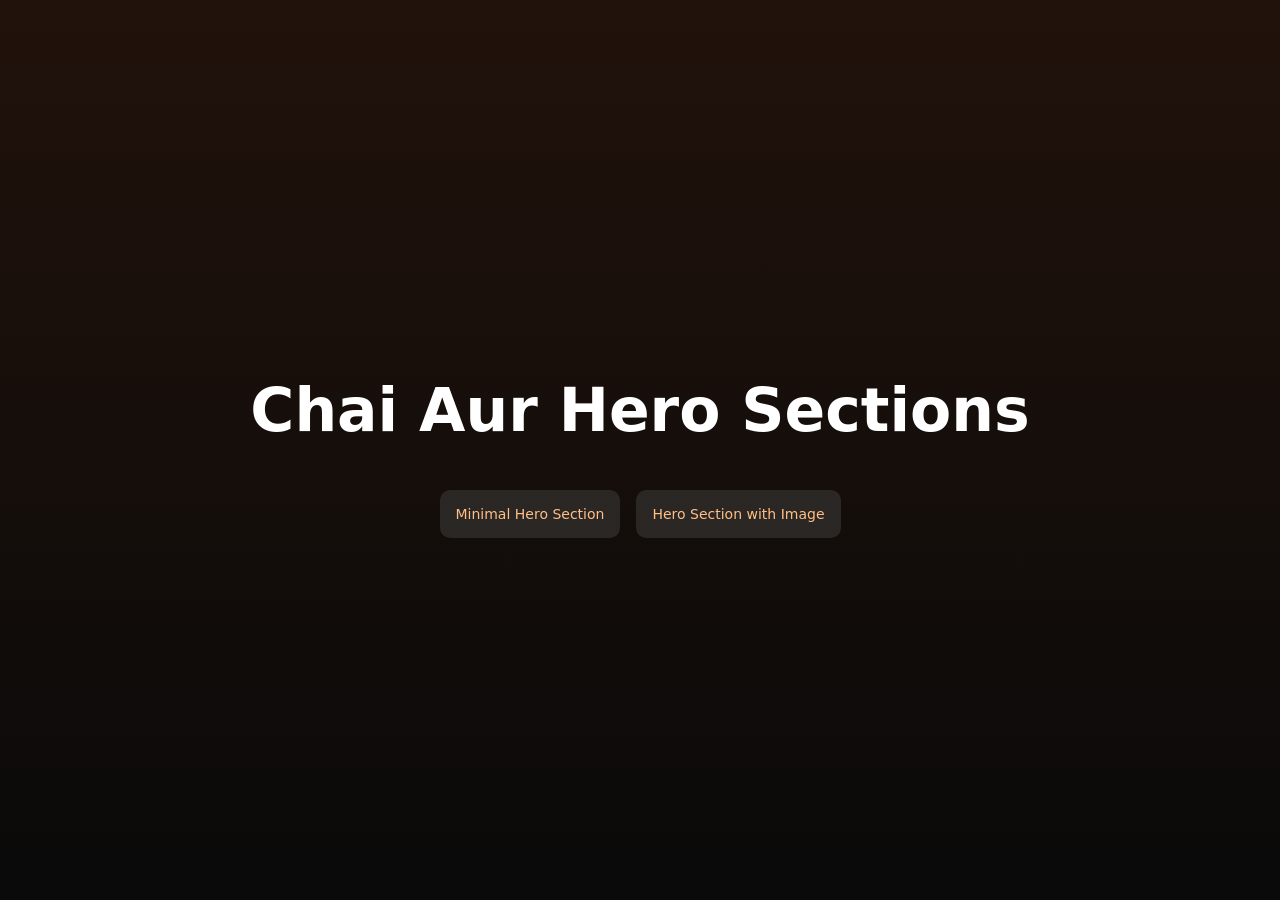
<file: CSS Challenges/chai-aur-hero-section/index.html>
<!DOCTYPE html>
<html lang="en">
	<head>
		<meta charset="UTF-8" />
		<meta name="viewport" content="width=device-width, initial-scale=1.0" />
		<title>Hero Section Challenge</title>
		<link rel="stylesheet" href="styles.css" />
	</head>
	<body>
		<main class="main">
			<h1 class="heading">Chai Aur Hero Sections</h1>

			<div class="btns">
				<a href="./challenge-1/index.html">Minimal Hero Section</a>
				<a href="./challenge-2/index.html">Hero Section with Image</a>
			</div>
		</main>
	</body>
</html>
</file>
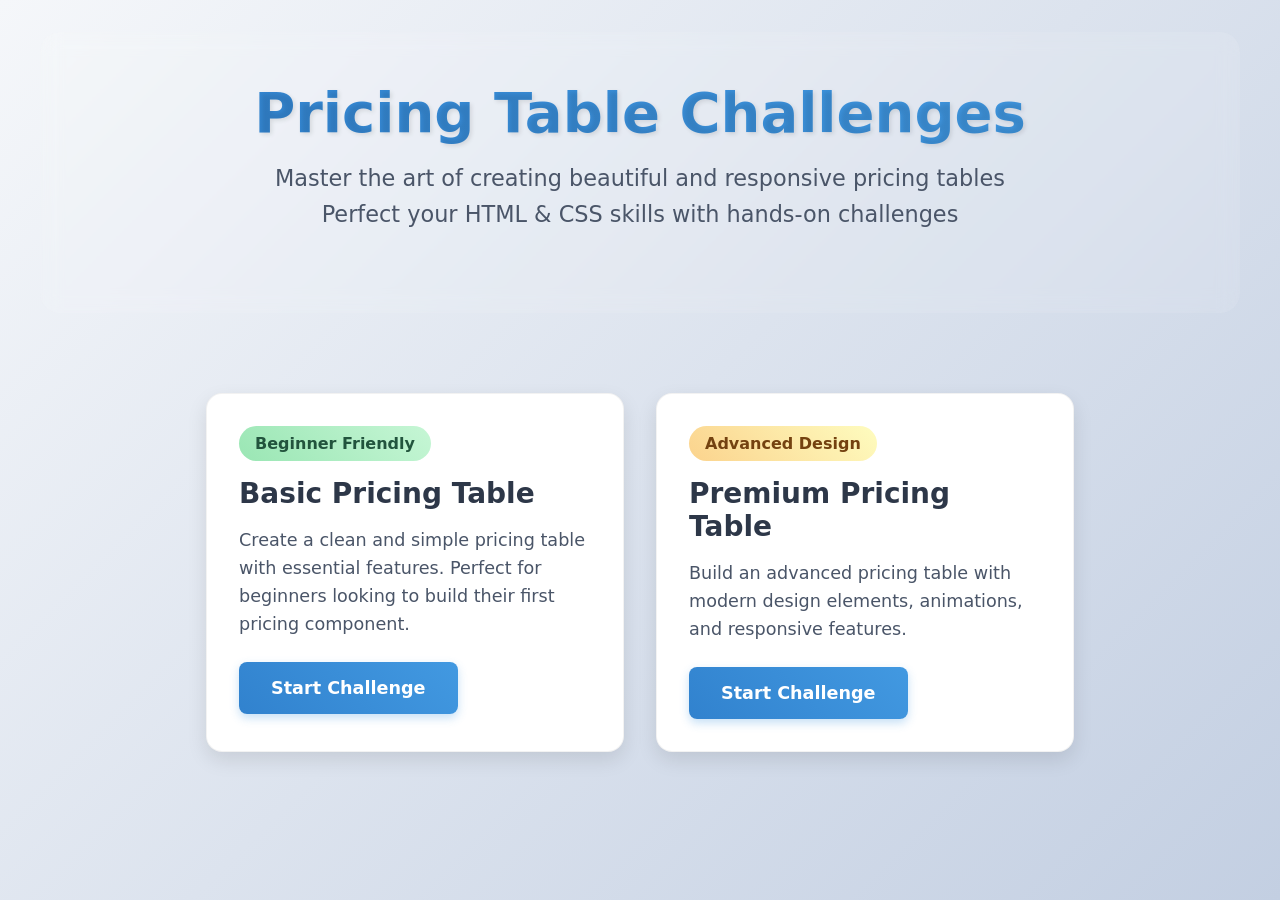
<file: CSS Challenges/pricing-table-challenge/index.html>
<!DOCTYPE html>
<html lang="en">
<head>
    <meta charset="UTF-8">
    <meta name="viewport" content="width=device-width, initial-scale=1.0">
    <title>Pricing Table Challenges | Chaicode</title>
    <style>
        * {
            margin: 0;
            padding: 0;
            box-sizing: border-box;
            font-family: 'Segoe UI', system-ui, sans-serif;
        }

        body {
            background: linear-gradient(135deg, #f5f7fa 0%, #c3cfe2 100%);
            min-height: 100vh;
            padding: 2rem;
        }

        .container {
            max-width: 1200px;
            margin: 0 auto;
        }

        header {
            text-align: center;
            margin-bottom: 4rem;
            padding: 2rem;
        }

        h1 {
            font-size: 3.5rem;
            color: #2d3748;
            margin-bottom: 1rem;
            background: linear-gradient(45deg, #3182ce, #4299e1);
            -webkit-background-clip: text;
            -webkit-text-fill-color: transparent;
            text-shadow: 2px 2px 4px rgba(0,0,0,0.1);
        }

        .subtitle {
            color: #4a5568;
            font-size: 1.4rem;
            margin-bottom: 2rem;
            line-height: 1.6;
        }

        .hero {
            text-align: center;
            margin-bottom: 4rem;
            padding: 3rem;
            background: rgba(255, 255, 255, 0.1);
            border-radius: 20px;
            backdrop-filter: blur(10px);
        }

        .challenges-grid {
            display: grid;
            grid-template-columns: repeat(auto-fit, minmax(350px, 1fr));
            gap: 2rem;
            padding: 1rem;
            max-width: 900px;
            margin: 0 auto;
        }

        .challenge-card {
            background: white;
            border-radius: 16px;
            padding: 2rem;
            box-shadow: 0 8px 20px rgba(0, 0, 0, 0.1);
            transition: all 0.3s ease;
            border: 1px solid rgba(0,0,0,0.05);
        }

        .challenge-card:hover {
            transform: translateY(-5px);
            box-shadow: 0 12px 25px rgba(0, 0, 0, 0.15);
        }

        .challenge-card h3 {
            color: #2d3748;
            font-size: 1.75rem;
            margin-bottom: 1rem;
        }

        .challenge-card p {
            color: #4a5568;
            margin-bottom: 1.5rem;
            line-height: 1.6;
            font-size: 1.1rem;
        }

        .btn {
            display: inline-block;
            padding: 1rem 2rem;
            background: linear-gradient(45deg, #3182ce, #4299e1);
            color: white;
            text-decoration: none;
            border-radius: 8px;
            transition: all 0.3s ease;
            font-weight: 600;
            font-size: 1.1rem;
            box-shadow: 0 4px 10px rgba(66, 153, 225, 0.3);
        }

        .btn:hover {
            background: linear-gradient(45deg, #2c5282, #3182ce);
            transform: translateY(-2px);
            box-shadow: 0 6px 15px rgba(66, 153, 225, 0.4);
        }

        .level {
            display: inline-block;
            padding: 0.5rem 1rem;
            border-radius: 20px;
            font-size: 1rem;
            margin-bottom: 1rem;
            font-weight: 600;
        }

        .beginner { 
            background: linear-gradient(45deg, #9ae6b4, #c6f6d5);
            color: #22543d;
        }
        
        .advanced { 
            background: linear-gradient(45deg, #fbd38d, #fefcbf);
            color: #744210;
        }

        @media (max-width: 768px) {
            h1 {
                font-size: 2.5rem;
            }
            
            .challenges-grid {
                grid-template-columns: 1fr;
            }

            .hero {
                padding: 2rem 1rem;
            }

            .subtitle {
                font-size: 1.2rem;
            }
        }
    </style>
</head>
<body>
    <div class="container">
        <header class="hero">
            <h1>Pricing Table Challenges</h1>
            <p class="subtitle">Master the art of creating beautiful and responsive pricing tables<br>Perfect your HTML & CSS skills with hands-on challenges</p>
        </header>

        <div class="challenges-grid">
            <div class="challenge-card">
                <span class="level beginner">Beginner Friendly</span>
                <h3>Basic Pricing Table</h3>
                <p>Create a clean and simple pricing table with essential features. Perfect for beginners looking to build their first pricing component.</p>
                <a href="pricing-table-1/index.html" class="btn">Start Challenge</a>
            </div>

            <div class="challenge-card">
                <span class="level advanced">Advanced Design</span>
                <h3>Premium Pricing Table</h3>
                <p>Build an advanced pricing table with modern design elements, animations, and responsive features.</p>
                <a href="pricing-table-2/index.html" class="btn">Start Challenge</a>
            </div>
        </div>
    </div>
</body>
</html>
</file>
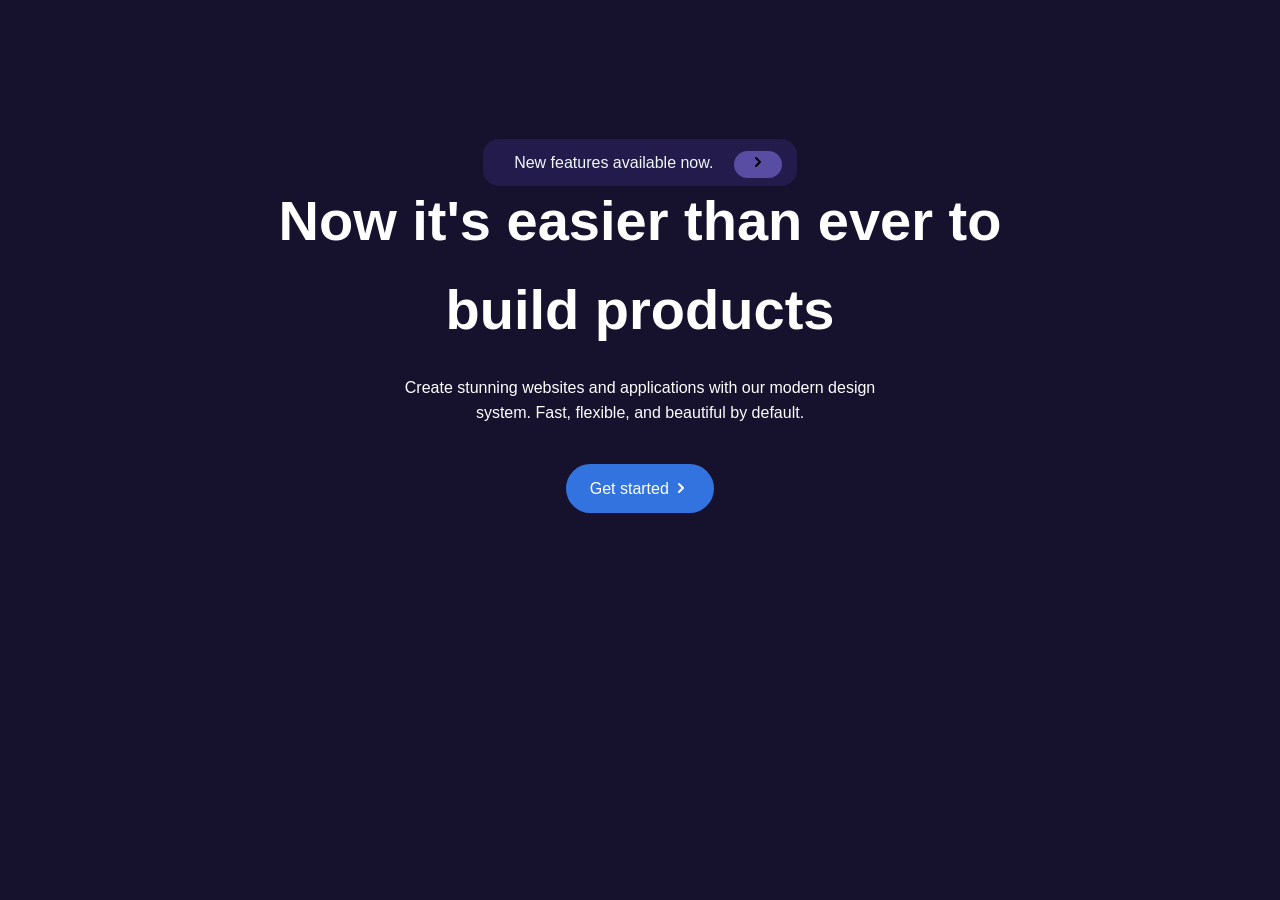
<file: CSS Challenges/chai-aur-hero-section/challenge-1/index.html>
<!DOCTYPE html>
<html lang="en">

<head>
	<meta charset="UTF-8" />
	<meta name="viewport" content="width=device-width, initial-scale=1.0" />
	<title>Minimal Hero Section</title>
	<link rel="stylesheet" href="styles.css" />
</head>

<body>
	<section class="hero">
		<div class="announcement">
			<a href="#" class="announcement-link">
				<span class="announcement-text">New features available now.</span>
				<span class="announcement-button">
					<svg width="16" height="16" fill="none" stroke="currentColor" stroke-width="2"
						stroke-linecap="round" stroke-linejoin="round">
						<path d="m6 12 4-4-4-4" />
					</svg>
				</span>
			</a>
		</div>

		<div class="hero-content">
			<h1 class="hero-title">Now it's easier than ever to <br> build products</h1>
			<p class="hero-description">
				Create stunning websites and applications with our modern design <br>
				system. Fast, flexible, and beautiful by default.
			</p>
			<a href="#" class="cta-button">
				Get started
				<svg width="17" height="14" fill="none" stroke="currentColor" stroke-width="2" stroke-linecap="round"
					stroke-linejoin="round">
					<path d="m6 12 4-4-4-4" />
				</svg>
			</a>
		</div>
	</section>
</body>

</html>
</file>
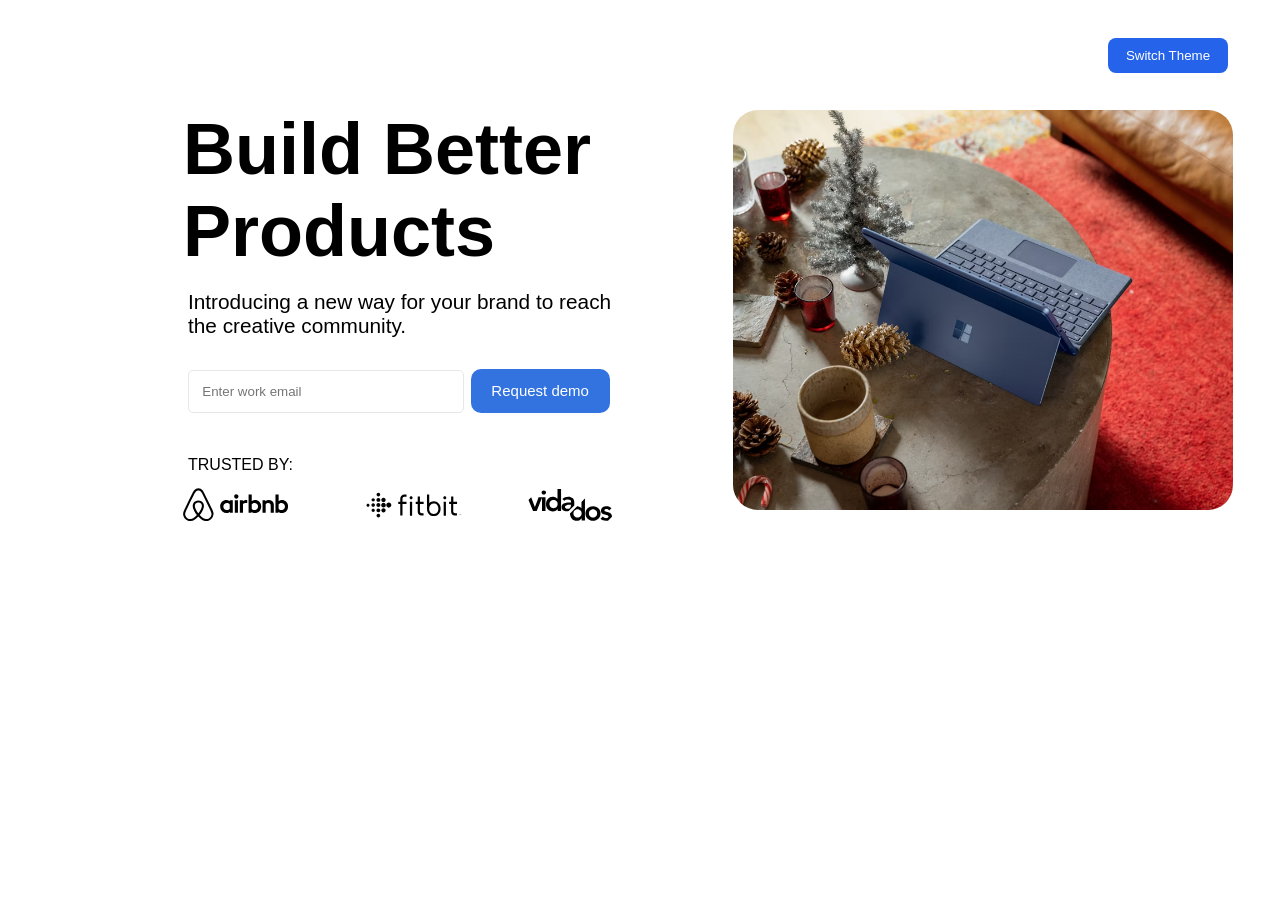
<file: CSS Challenges/chai-aur-hero-section/challenge-2/index.html>
<!DOCTYPE html>
<html lang="en">

<head>
	<meta charset="UTF-8" />
	<meta name="viewport" content="width=device-width, initial-scale=1.0" />
	<title>Classic Hero</title>
	<link rel="stylesheet" href="styles.css" />
</head>

<body>
	<button class="dark-mode-toggle" id="darkModeToggle">Switch Theme</button>

	<div class="hero">
		<div class="hero-grid">
			<div class="content-col">
				<h1>Build Better <br>Products</h1>
				<p>
					Introducing a new way for your brand to reach <br> the creative
					community.
				</p>


				<div class="cta-group">
					<div class="input-wrapper">
						<label for="hero-input" class="sr-only"></label>
						<input type="text" id="hero-input" name="hero-input" placeholder="Enter work email" />
					</div>
					<button href="#" class="demo-button">Request demo</button>
				</div>

				<!-- Brands -->
				<div class="brands-section">
					<span class="trusted-by">TRUSTED BY:</span>
					<div class="brand-logos">
						<svg width="106" height="36" viewBox="0 0 106 36" fill="none"
							xmlns="http://www.w3.org/2000/svg">
							<g clip-path="url(#clip0)">
								<path
									d="M55.4732 9.52669C55.4732 10.6846 54.5258 11.6846 53.3153 11.6846C52.1048 11.6846 51.1574 10.7372 51.1574 9.52669C51.1574 8.31616 52.0521 7.36879 53.3153 7.36879C54.5785 7.47406 55.4732 8.42142 55.4732 9.52669ZM46.6837 13.8425C46.6837 14.053 46.6837 14.3688 46.6837 14.3688C46.6837 14.3688 45.6837 13.053 43.5258 13.053C39.9469 13.053 37.1574 15.7898 37.1574 19.5267C37.1574 23.2635 39.8942 26.0004 43.5258 26.0004C45.7363 26.0004 46.6837 24.6319 46.6837 24.6319V25.2109C46.6837 25.4741 46.8942 25.6846 47.1574 25.6846H49.789V13.3688C49.789 13.3688 47.3679 13.3688 47.1574 13.3688C46.8942 13.3688 46.6837 13.632 46.6837 13.8425ZM46.6837 21.7372C46.21 22.4741 45.21 23.1056 44.0521 23.1056C41.9469 23.1056 40.3679 21.7898 40.3679 19.5793C40.3679 17.3688 41.9995 16.053 44.0521 16.053C45.21 16.053 46.2627 16.6846 46.6837 17.4214V21.7372ZM51.789 13.3688H54.9469V25.6846H51.789V13.3688ZM98.789 13.053C96.6311 13.053 95.6311 14.3688 95.6311 14.3688V7.47406H92.4732V25.7372C92.4732 25.7372 94.8942 25.7372 95.1048 25.7372C95.3679 25.7372 95.5785 25.5267 95.5785 25.2635V24.6846C95.5785 24.6846 96.5785 26.053 98.7364 26.053C102.315 26.053 105.105 23.3162 105.105 19.5793C105.157 15.7898 102.368 13.053 98.789 13.053ZM98.2627 23.053C97.0521 23.053 96.1048 22.4214 95.6311 21.6846V17.2635C96.1048 16.632 97.1574 15.8951 98.2627 15.8951C100.368 15.8951 101.947 17.2109 101.947 19.4214C101.947 21.632 100.368 23.053 98.2627 23.053ZM90.8416 18.4214V25.7898H87.6837V18.7898C87.6837 16.7372 87.0521 15.9477 85.2627 15.9477C84.3153 15.9477 83.3153 16.4214 82.6837 17.1583V25.7372H79.5258V13.3688H81.9995C82.2627 13.3688 82.4732 13.5793 82.4732 13.8425V14.3688C83.3679 13.4214 84.6311 13.053 85.8416 13.053C87.21 13.053 88.3679 13.4214 89.2627 14.2109C90.4206 15.1583 90.8416 16.3162 90.8416 18.4214ZM71.8942 13.053C69.7364 13.053 68.7364 14.3688 68.7364 14.3688V7.47406H65.5785V25.7372C65.5785 25.7372 67.9995 25.7372 68.21 25.7372C68.4732 25.7372 68.6837 25.5267 68.6837 25.2635V24.6846C68.6837 24.6846 69.6837 26.053 71.8416 26.053C75.4206 26.053 78.21 23.3162 78.21 19.5793C78.2627 15.7898 75.4732 13.053 71.8942 13.053ZM71.3679 23.053C70.1574 23.053 69.21 22.4214 68.7364 21.6846V17.2635C69.21 16.632 70.2627 15.8951 71.3679 15.8951C73.4732 15.8951 75.0521 17.2109 75.0521 19.4214C75.0521 21.632 73.4732 23.053 71.3679 23.053ZM62.8416 13.053C63.789 13.053 64.2627 13.2109 64.2627 13.2109V16.1056C64.2627 16.1056 61.6311 15.2109 59.9995 17.1056V25.7372H56.8416V13.3688C56.8416 13.3688 59.2627 13.3688 59.4732 13.3688C59.7364 13.3688 59.9469 13.5793 59.9469 13.8425V14.3688C60.5785 13.6846 61.8942 13.053 62.8416 13.053ZM30.1574 24.6319C29.9995 24.2635 29.8416 23.7898 29.6837 23.4741C29.4206 22.8951 29.1574 22.3162 28.9469 21.7898L28.8942 21.7372C26.6311 16.8425 24.21 11.8425 21.6311 6.89511L21.5258 6.68458C21.2627 6.2109 20.9995 5.68458 20.7363 5.15827C20.4206 4.57932 20.1048 3.94774 19.5785 3.36879C18.5258 2.053 16.9995 1.31616 15.4206 1.31616C13.789 1.31616 12.3153 2.053 11.21 3.26353C10.6837 3.89511 10.3153 4.47406 9.99951 5.10564C9.73635 5.63195 9.47319 6.15827 9.21003 6.63195L9.10477 6.84248C6.57845 11.7372 4.10477 16.7372 1.84161 21.6846L1.78898 21.7372C1.57845 22.2635 1.3153 22.8425 1.05214 23.4214C0.894243 23.7898 0.736348 24.1583 0.578453 24.5793C0.1574 25.7898 -0.000494249 26.9477 0.210032 28.1056C0.578453 30.5793 2.21003 32.632 4.47319 33.5267C5.3153 33.8951 6.21003 34.053 7.10477 34.053C7.36793 34.053 7.68372 34.0004 7.94687 34.0004C9.05214 33.8951 10.1574 33.5267 11.21 32.8951C12.5785 32.1583 13.8416 31.053 15.2627 29.4741C16.6837 31.053 17.9995 32.1056 19.3153 32.8951C20.4206 33.5267 21.5258 33.8951 22.5785 34.0004C22.8416 34.053 23.1574 34.053 23.4206 34.053C24.3153 34.053 25.2627 33.8951 26.0521 33.5267C28.3679 32.632 29.9469 30.5267 30.3153 28.1056C30.6837 26.9477 30.5785 25.8425 30.1574 24.6319ZM15.3679 26.3162C13.5785 24.1056 12.4732 22.0004 12.0521 20.2109C11.8942 19.4741 11.8416 18.7898 11.9469 18.2109C11.9995 17.6846 12.21 17.2109 12.4732 16.8425C13.1048 15.9477 14.1574 15.4214 15.3679 15.4214C16.5785 15.4214 17.6837 15.9477 18.2627 16.8425C18.5258 17.2109 18.7363 17.6846 18.789 18.2109C18.8942 18.7898 18.8416 19.4741 18.6837 20.2109C18.2627 21.9477 17.1048 24.053 15.3679 26.3162ZM28.4206 27.8425C28.21 29.5267 27.0521 31.0004 25.4206 31.6846C24.6311 32.0004 23.789 32.1056 22.9469 32.0004C22.1048 31.8951 21.3153 31.632 20.4732 31.1583C19.3153 30.5267 18.1048 29.4741 16.7363 28.0004C18.8942 25.3688 20.21 22.8951 20.6837 20.7372C20.8942 19.7372 20.9469 18.7898 20.8416 17.9477C20.7363 17.1056 20.4206 16.3688 19.9469 15.7372C18.9469 14.2635 17.21 13.4214 15.3153 13.4214C13.4206 13.4214 11.6837 14.3162 10.6837 15.7372C10.21 16.3688 9.94687 17.1583 9.78898 17.9477C9.68372 18.7898 9.68372 19.7372 9.94687 20.7372C10.4206 22.8951 11.789 25.3688 13.8942 28.0004C12.5258 29.5267 11.3153 30.5267 10.1574 31.1583C9.3153 31.632 8.47319 31.8951 7.68372 32.0004C6.78898 32.1056 5.94687 31.9477 5.21003 31.6846C3.57845 31.053 2.47319 29.5267 2.21003 27.8425C2.10477 27.0004 2.1574 26.2109 2.52582 25.2635C2.63108 24.9477 2.78898 24.632 2.94687 24.2109C3.1574 23.6846 3.42056 23.1056 3.68372 22.5793L3.73635 22.5267C5.99951 17.632 8.42056 12.632 10.9469 7.78985L11.0521 7.57932C11.3153 7.10564 11.5785 6.57932 11.8416 6.053C12.1048 5.52669 12.4206 5.053 12.7363 4.63195C13.4206 3.84248 14.3679 3.42143 15.3679 3.42143C16.3679 3.42143 17.3153 3.84248 17.9995 4.63195C18.3679 5.053 18.6311 5.52669 18.8942 6.053C19.1574 6.52669 19.4206 7.053 19.6837 7.57932L19.789 7.78985C22.2627 12.6846 24.6837 17.6846 26.9469 22.5267V22.5793C27.21 23.1056 27.4206 23.6846 27.6837 24.2109C27.8416 24.5793 27.9995 24.9477 28.1048 25.2635C28.4732 26.1583 28.5785 27.0004 28.4206 27.8425Z"
									fill="currentColor" class="fill-gray-800 dark:fill-neutral-200" />
							</g>
							<defs>
								<clipPath id="clip0">
									<rect width="105.474" height="35" fill="currentColor"
										class="fill-gray-800 dark:fill-neutral-200" transform="translate(0 0.26355)" />
								</clipPath>
							</defs>
						</svg>

						<svg class="brand-logo" width="140" height="47" viewBox="0 0 140 47" fill="none"
							xmlns="http://www.w3.org/2000/svg">
							<path
								d="M20.3991 8.15082C20.3991 9.61789 19.1416 10.8754 17.6745 10.8754C16.2075 10.8754 14.95 9.61789 14.95 8.15082C14.95 6.68375 16.2075 5.42627 17.6745 5.42627C19.1416 5.42627 20.3991 6.68375 20.3991 8.15082ZM17.6745 13.1109C16.0678 13.1109 14.8103 14.3684 14.8103 15.9752C14.8103 17.582 16.0678 18.8394 17.6745 18.8394C19.2813 18.8394 20.5388 17.582 20.5388 15.9752C20.5388 14.2985 19.2813 13.1109 17.6745 13.1109ZM17.6745 20.7257C16.0678 20.7257 14.7404 22.053 14.7404 23.6598C14.7404 25.2666 16.0678 26.5939 17.6745 26.5939C19.2813 26.5939 20.6087 25.2666 20.6087 23.6598C20.6785 22.053 19.2813 20.7257 17.6745 20.7257ZM17.6745 28.4802C16.0678 28.4802 14.8103 29.7376 14.8103 31.3444C14.8103 32.9512 16.0678 34.2087 17.6745 34.2087C19.2813 34.2087 20.5388 32.9512 20.5388 31.3444C20.5388 29.8075 19.2813 28.4802 17.6745 28.4802ZM17.6745 36.3744C16.2075 36.3744 14.95 37.6319 14.95 39.0989C14.95 40.566 16.2075 41.8235 17.6745 41.8235C19.1416 41.8235 20.3991 40.566 20.3991 39.0989C20.3991 37.6319 19.2115 36.3744 17.6745 36.3744ZM25.2195 12.7616C23.4729 12.7616 22.0059 14.2287 22.0059 15.9752C22.0059 17.7217 23.4729 19.1887 25.2195 19.1887C26.966 19.1887 28.433 17.7217 28.433 15.9752C28.433 14.2287 26.966 12.7616 25.2195 12.7616ZM25.2195 20.3764C23.4031 20.3764 21.8662 21.8434 21.8662 23.7297C21.8662 25.546 23.3332 27.083 25.2195 27.083C27.0358 27.083 28.5728 25.6159 28.5728 23.7297C28.5728 21.8434 27.0358 20.3764 25.2195 20.3764ZM25.2195 28.1309C23.4729 28.1309 22.0059 29.5979 22.0059 31.3444C22.0059 33.0909 23.4729 34.558 25.2195 34.558C26.966 34.558 28.433 33.0909 28.433 31.3444C28.433 29.5979 26.966 28.1309 25.2195 28.1309ZM32.9739 19.9572C31.0179 19.9572 29.2714 21.564 29.2714 23.6598C29.2714 25.6159 30.8781 27.3624 32.9739 27.3624C35.0698 27.3624 36.6765 25.7556 36.6765 23.6598C36.5368 21.564 34.93 19.9572 32.9739 19.9572ZM10.0598 13.4602C8.73243 13.4602 7.61466 14.578 7.61466 15.9053C7.61466 17.2327 8.73243 18.3504 10.0598 18.3504C11.3871 18.3504 12.5049 17.2327 12.5049 15.9053C12.5049 14.578 11.457 13.4602 10.0598 13.4602ZM10.0598 21.075C8.59271 21.075 7.47494 22.1927 7.47494 23.6598C7.47494 25.1269 8.59271 26.2446 10.0598 26.2446C11.5268 26.2446 12.6446 25.1269 12.6446 23.6598C12.6446 22.1927 11.5268 21.075 10.0598 21.075ZM10.0598 28.8295C8.73243 28.8295 7.61466 29.9472 7.61466 31.2746C7.61466 32.6019 8.73243 33.7197 10.0598 33.7197C11.3871 33.7197 12.5049 32.6019 12.5049 31.2746C12.5049 29.9472 11.457 28.8295 10.0598 28.8295ZM2.445 21.4941C1.18752 21.4941 0.209473 22.4722 0.209473 23.7297C0.209473 24.9871 1.18752 25.9652 2.445 25.9652C3.70249 25.9652 4.68053 24.9871 4.68053 23.7297C4.68053 22.4722 3.70249 21.4941 2.445 21.4941Z"
								fill="currentColor" class="fill-gray-800 dark:fill-neutral-200" />
							<path
								d="M64.4812 18.9092C64.2018 18.9092 63.9922 19.1886 63.9922 19.3982V38.7495C63.9922 39.0289 64.2716 39.2385 64.4812 39.2385H66.7866C67.066 39.2385 67.2756 38.9591 67.2756 38.7495V19.3982C67.2756 19.1188 66.9962 18.9092 66.7866 18.9092H64.4812Z"
								fill="currentColor" class="fill-gray-800 dark:fill-neutral-200" />
							<path
								d="M65.7389 10.7358C64.4815 10.7358 63.5034 11.7139 63.5034 12.9714C63.5034 14.2289 64.4815 15.2069 65.7389 15.2069C66.9964 15.2069 67.9745 14.2289 67.9745 12.9714C67.9745 11.7139 66.9266 10.7358 65.7389 10.7358Z"
								fill="currentColor" class="fill-gray-800 dark:fill-neutral-200" />
							<path
								d="M114.082 18.9092C113.803 18.9092 113.593 19.1886 113.593 19.3982V38.7495C113.593 39.0289 113.873 39.2385 114.082 39.2385H116.388C116.667 39.2385 116.877 38.9591 116.877 38.7495V19.3982C116.877 19.1188 116.597 18.9092 116.388 18.9092H114.082Z"
								fill="currentColor" class="fill-gray-800 dark:fill-neutral-200" />
							<path
								d="M115.2 10.7358C113.942 10.7358 112.964 11.7139 112.964 12.9714C112.964 14.2289 113.942 15.2069 115.2 15.2069C116.457 15.2069 117.435 14.2289 117.435 12.9714C117.435 11.7139 116.457 10.7358 115.2 10.7358Z"
								fill="currentColor" class="fill-gray-800 dark:fill-neutral-200" />
							<path
								d="M138.603 37.3525C138.743 37.2127 138.743 37.073 138.743 37.0031C138.743 36.8634 138.743 36.8634 138.743 36.8634C138.743 36.8634 138.743 36.7237 138.603 36.7237C138.603 36.7237 138.463 36.584 138.324 36.584C138.184 36.584 138.184 36.584 138.044 36.584H137.416V38.3305H137.695V37.7018H138.044L138.533 38.3305H138.813L138.184 37.562C138.463 37.6319 138.603 37.4922 138.603 37.3525ZM137.765 37.4922V36.8634H138.254C138.394 36.8634 138.533 36.8634 138.603 37.0031C138.743 37.0031 138.743 37.1429 138.743 37.2826C138.743 37.4223 138.743 37.562 138.603 37.562C138.463 37.562 138.324 37.7018 138.254 37.7018H137.765V37.4922Z"
								fill="currentColor" class="fill-gray-800 dark:fill-neutral-200" />
							<path
								d="M138.114 35.8853C137.276 35.8853 136.507 36.6537 136.507 37.492C136.507 38.3304 137.276 39.0988 138.114 39.0988C138.952 39.0988 139.721 38.3304 139.721 37.492C139.721 36.5839 139.022 35.8853 138.114 35.8853ZM138.114 38.9591C137.276 38.9591 136.647 38.3304 136.647 37.492C136.647 36.6537 137.276 36.025 138.114 36.025C138.952 36.025 139.581 36.6537 139.581 37.492C139.581 38.3304 138.883 38.9591 138.114 38.9591Z"
								fill="currentColor" class="fill-gray-800 dark:fill-neutral-200" />
							<path
								d="M83.6928 22.0531C83.9722 22.0531 84.1818 21.7737 84.1818 21.5641V19.2587C84.1818 18.9793 83.9024 18.7697 83.6928 18.7697H78.7327V11.3645C78.7327 11.0851 78.4533 10.8755 78.2437 10.8755H75.9383C75.6588 10.8755 75.4493 11.1549 75.4493 11.3645V18.7697H73.0042C72.7247 18.7697 72.5151 19.0491 72.5151 19.2587V21.5641C72.5151 21.8436 72.7946 22.0531 73.0042 22.0531H75.4493V33.2308C75.4493 36.6539 77.7547 38.8895 81.108 38.8895H83.5531C83.8325 38.8895 84.0421 38.61 84.0421 38.4004V36.0951C84.0421 35.8156 83.7626 35.606 83.5531 35.606H81.4573C79.8505 35.606 78.7327 34.4883 78.7327 32.7418V21.9833L83.6928 22.0531Z"
								fill="currentColor" class="fill-gray-800 dark:fill-neutral-200" />
							<path
								d="M132.735 22.0531C133.014 22.0531 133.224 21.7737 133.224 21.5641V19.2587C133.224 18.9793 132.944 18.7697 132.735 18.7697H127.775V11.3645C127.775 11.0851 127.495 10.8755 127.286 10.8755H124.98C124.701 10.8755 124.491 11.1549 124.491 11.3645V18.7697H122.046C121.767 18.7697 121.557 19.0491 121.557 19.2587V21.5641C121.557 21.8436 121.837 22.0531 122.046 22.0531H124.491V33.2308C124.491 36.6539 126.797 38.8895 130.15 38.8895H132.595C132.874 38.8895 133.084 38.61 133.084 38.4004V36.0951C133.084 35.8156 132.805 35.606 132.595 35.606H130.36C128.753 35.606 127.635 34.4883 127.635 32.7418V21.9833L132.735 22.0531Z"
								fill="currentColor" class="fill-gray-800 dark:fill-neutral-200" />
							<path
								d="M49.8106 22.053V38.5401C49.8106 38.8195 50.09 39.0291 50.2996 39.0291H52.605C52.8844 39.0291 53.094 38.7497 53.094 38.5401V22.053H58.5431C58.8226 22.053 59.0321 21.7736 59.0321 21.564V19.2586C59.0321 18.9792 58.7527 18.7696 58.5431 18.7696H53.094V14.4383C53.094 12.6918 54.3515 11.5041 55.8186 11.5041H58.5431C58.8226 11.5041 59.0321 11.2247 59.0321 11.0151V8.70973C59.0321 8.43028 58.7527 8.2207 58.5431 8.2207H55.9583C52.5351 8.2207 49.8106 11.085 49.8106 14.3684V18.7696H47.3655C47.086 18.7696 46.8765 19.049 46.8765 19.2586V21.564C46.8765 21.8435 47.1559 22.053 47.3655 22.053H49.8106Z"
								fill="currentColor" class="fill-gray-800 dark:fill-neutral-200" />
							<path
								d="M106.258 21.2148C104.442 19.2587 101.857 18.1409 99.1321 18.1409C96.5473 18.1409 93.9625 19.2587 92.3557 20.8655V8.57008C92.3557 8.29064 92.0763 8.08105 91.8667 8.08105H89.5613C89.2818 8.08105 89.0723 8.3605 89.0723 8.57008V28.8994C89.0723 36.4443 94.1022 39.7278 99.0623 39.7278C103.952 39.7278 109.052 36.3745 109.052 28.8994C109.052 25.8954 108.074 23.1709 106.258 21.2148ZM99.0623 36.584C94.1022 36.584 92.2858 32.6719 92.2858 28.9693C92.2858 24.4284 95.0104 21.4244 99.0623 21.4244C103.114 21.4244 105.839 24.4982 105.839 28.9693C105.769 32.6719 104.022 36.584 99.0623 36.584Z"
								fill="currentColor" class="fill-gray-800 dark:fill-neutral-200" />
						</svg>

						<svg class="brand-logo" width="200" height="67" viewBox="10 0 200 67" fill="none"
							xmlns="http://www.w3.org/2000/svg">
							<path
								d="M44.6108 11.7537C45.9082 11.7537 47.1058 11.3545 48.0041 10.5561C48.9023 9.75767 49.4013 8.65988 49.4013 7.46227C49.4013 6.16487 48.9023 5.16686 48.0041 4.26866C47.1058 3.47026 46.008 3.07104 44.6108 3.07104C43.3134 3.07104 42.2156 3.47026 41.3174 4.36846C40.4192 5.26666 40.02 6.26467 40.02 7.46227C40.02 8.65988 40.4192 9.65787 41.3174 10.5561C42.2156 11.3545 43.3134 11.7537 44.6108 11.7537Z"
								fill="currentColor" class="fill-gray-800 dark:fill-neutral-200" />
							<path
								d="M73.3534 0.176758V20.6358H73.1538C72.8544 20.1368 72.3554 19.6378 71.8564 19.1388C71.2576 18.6398 70.559 18.1408 69.7606 17.7416C68.9622 17.3424 68.064 16.9432 66.9662 16.6438C65.8684 16.3444 64.6708 16.2446 63.3734 16.2446C61.2776 16.2446 59.3814 16.6438 57.6847 17.4422C55.9881 18.2406 54.4911 19.3384 53.1937 20.7356C51.9961 22.1328 50.9981 23.7297 50.2995 25.6259C49.6009 27.5221 49.3015 29.5181 49.3015 31.6139C49.3015 33.7097 49.6009 35.8055 50.2995 37.6019C50.8983 39.4981 51.8963 41.0949 53.1937 42.4921C54.4911 43.8893 55.9881 44.9871 57.6847 45.7855C59.4812 46.5839 61.4772 46.9831 63.7726 46.9831C65.8684 46.9831 67.7646 46.5839 69.561 45.7855C71.3574 44.9871 72.7546 43.6897 73.8524 41.8933H73.9522V46.0849H80.8384V0.176758H73.3534ZM73.054 34.8075C72.6548 35.9053 72.056 36.8035 71.3574 37.6019C70.559 38.4003 69.6608 39.0989 68.6628 39.4981C67.565 39.9971 66.3674 40.1967 65.07 40.1967C63.7726 40.1967 62.575 39.9971 61.4772 39.4981C60.3794 38.9991 59.4812 38.4003 58.7826 37.6019C57.9841 36.8035 57.4851 35.9053 57.0859 34.8075C56.6867 33.7097 56.4871 32.7117 56.4871 31.5141C56.4871 30.4163 56.6867 29.3185 57.0859 28.2207C57.4851 27.1229 58.0839 26.2247 58.7826 25.4263C59.581 24.6279 60.4792 23.9293 61.4772 23.5301C62.575 23.031 63.7726 22.8314 65.07 22.8314C66.3674 22.8314 67.565 23.031 68.6628 23.5301C69.7606 24.0291 70.6588 24.6279 71.3574 25.4263C72.1558 26.2247 72.6548 27.1229 73.054 28.2207C73.4532 29.3185 73.6528 30.4163 73.6528 31.5141C73.6528 32.6119 73.4532 33.7097 73.054 34.8075Z"
								fill="currentColor" class="fill-gray-800 dark:fill-neutral-200" />
							<path
								d="M130.739 19.9373L123.553 27.1229V40.3963H123.353C122.954 39.8973 122.555 39.3983 121.956 38.8993C121.357 38.4003 120.659 37.9013 119.86 37.5021C119.062 37.1029 118.164 36.7037 117.066 36.4043C116.367 36.2047 115.469 36.1049 114.571 36.0051L99.501 51.2746C99.501 53.3704 99.8004 55.3664 100.499 57.2626C101.098 59.1588 102.096 60.7556 103.393 62.1528C104.691 63.55 106.188 64.6478 107.884 65.3464C109.681 66.1448 111.677 66.544 113.872 66.544C115.968 66.544 117.864 66.1448 119.661 65.3464C121.457 64.548 122.854 63.2506 123.852 61.4542H123.952V65.8454H130.838V19.9373H130.739ZM123.253 54.4682C122.854 55.566 122.255 56.4642 121.557 57.2626C120.858 58.061 119.86 58.7596 118.862 59.1588C117.764 59.6578 116.667 59.8574 115.269 59.8574C113.972 59.8574 112.774 59.6578 111.677 59.1588C110.579 58.6598 109.681 58.061 108.982 57.2626C108.283 56.4642 107.685 55.566 107.285 54.4682C106.886 53.3704 106.687 52.3724 106.687 51.1748C106.687 50.077 106.886 48.9792 107.285 47.8814C107.685 46.7836 108.283 45.8854 108.982 45.087C109.681 44.2886 110.579 43.5899 111.677 43.1907C112.774 42.6917 113.872 42.4921 115.269 42.4921C116.567 42.4921 117.764 42.6917 118.862 43.1907C119.96 43.6897 120.858 44.2886 121.557 45.087C122.255 45.8854 122.854 46.7836 123.253 47.8814C123.653 48.9792 123.852 50.077 123.852 51.1748C123.852 52.3724 123.653 53.4702 123.253 54.4682Z"
								fill="currentColor" class="fill-gray-800 dark:fill-neutral-200" />
							<path
								d="M162.275 44.9872C161.477 43.091 160.279 41.4941 158.882 40.1967C157.485 38.8993 155.788 37.8015 153.892 37.1029C151.996 36.4043 149.9 36.0051 147.704 36.0051C145.509 36.0051 143.513 36.4043 141.517 37.1029C139.621 37.8015 137.924 38.8993 136.527 40.1967C135.13 41.4941 134.032 43.091 133.134 44.9872C132.335 46.8834 131.936 48.9792 131.936 51.2746C131.936 53.57 132.335 55.6658 133.134 57.562C133.932 59.4582 135.13 61.055 136.527 62.3524C137.924 63.6498 139.621 64.7476 141.517 65.4462C143.413 66.1448 145.509 66.544 147.704 66.544C149.9 66.544 151.896 66.1448 153.892 65.4462C155.788 64.7476 157.485 63.6498 158.882 62.3524C160.279 61.055 161.377 59.4582 162.275 57.562C163.074 55.6658 163.473 53.57 163.473 51.2746C163.573 48.9792 163.174 46.8834 162.275 44.9872ZM155.689 54.4682C155.289 55.566 154.691 56.4642 153.992 57.2626C153.293 58.061 152.395 58.7596 151.297 59.1588C150.2 59.6578 149.102 59.8574 147.704 59.8574C146.407 59.8574 145.209 59.6578 144.112 59.1588C143.014 58.6598 142.116 58.061 141.417 57.2626C140.718 56.4642 140.12 55.566 139.72 54.4682C139.321 53.3704 139.122 52.3724 139.122 51.1748C139.122 50.077 139.321 48.9792 139.72 47.8814C140.12 46.7836 140.619 45.8854 141.417 45.087C142.116 44.2886 143.014 43.59 144.112 43.1908C145.209 42.6918 146.307 42.4922 147.704 42.4922C149.002 42.4922 150.2 42.6918 151.297 43.1908C152.395 43.6898 153.293 44.2886 153.992 45.087C154.691 45.8854 155.289 46.7836 155.689 47.8814C156.088 48.9792 156.287 50.077 156.287 51.1748C156.287 52.3724 156.088 53.4702 155.689 54.4682Z"
								fill="currentColor" class="fill-gray-800 dark:fill-neutral-200" />
							<path
								d="M186.128 52.6718C185.329 51.574 184.431 50.6758 183.234 50.077C182.036 49.4782 180.838 48.9792 179.441 48.6798C178.144 48.3804 176.946 48.081 175.649 47.7816C174.451 47.4822 173.553 47.1828 172.755 46.7836C171.956 46.3844 171.557 45.6858 171.557 44.8874C171.557 43.7896 172.056 42.9912 172.954 42.4922C173.852 41.9932 174.85 41.7936 175.848 41.7936C178.244 41.7936 180.14 42.7916 181.537 44.7876L186.427 40.3963C185.23 38.7995 183.733 37.6019 181.836 37.0031C179.94 36.3045 178.044 36.0051 176.048 36.0051C174.551 36.0051 173.154 36.2047 171.757 36.5041C170.359 36.9033 169.062 37.4023 167.964 38.2007C166.866 38.9991 165.968 39.9971 165.369 41.0949C164.671 42.2926 164.371 43.6898 164.371 45.2866C164.371 47.1828 164.771 48.58 165.569 49.6778C166.367 50.7756 167.266 51.574 168.463 52.1728C169.661 52.7716 170.858 53.1708 172.256 53.4702C173.653 53.7696 174.85 53.9692 176.048 54.3684C177.246 54.6678 178.144 55.067 178.942 55.566C179.741 56.065 180.14 56.7636 180.14 57.7616C180.14 58.3604 179.94 58.8594 179.641 59.2586C179.341 59.6578 178.942 60.057 178.443 60.3564C177.944 60.6558 177.445 60.8554 176.846 60.9552C176.248 61.055 175.749 61.1548 175.25 61.1548C173.753 61.1548 172.455 60.8554 171.357 60.1568C170.26 59.4582 169.262 58.6598 168.363 57.562L163.473 62.1528C164.97 63.8494 166.667 65.047 168.563 65.6458C170.459 66.2446 172.555 66.6438 174.85 66.6438C176.248 66.6438 177.645 66.544 179.142 66.2446L187.425 57.9612C187.425 57.7616 187.425 57.562 187.425 57.3624C187.325 55.2666 186.926 53.7696 186.128 52.6718Z"
								fill="currentColor" class="fill-gray-800 dark:fill-neutral-200" />
							<path
								d="M33.8322 17.3425L26.0478 37.5022H25.948L18.2634 17.3425L12.6746 22.9313L22.1556 46.085H29.8402L40.9181 18.1409V46.085H48.2035V17.3425H33.8322Z"
								fill="currentColor" class="fill-gray-800 dark:fill-neutral-200" />
							<path
								d="M108.483 34.4084V29.4183C108.483 28.7197 108.483 27.9213 108.383 27.0231C108.383 26.1249 108.184 25.1269 107.984 24.2287C107.785 23.2307 107.385 22.3325 106.886 21.3345C106.387 20.4363 105.689 19.5381 104.691 18.8395C103.793 18.1409 102.595 17.5421 101.198 17.0431C99.8005 16.5441 98.0041 16.3445 96.0081 16.3445C93.7127 16.3445 91.5171 16.7437 89.3215 17.4423C87.1258 18.1409 85.2296 19.3385 83.6328 21.0351L87.4252 24.8275C88.4233 23.9293 89.5211 23.1309 90.9183 22.6319C92.2157 22.1329 93.7127 21.8335 95.2097 21.8335C97.1059 21.8335 98.7027 22.3325 100 23.2307C101.298 24.1289 101.896 25.5261 101.896 27.3225V28.1209H100.1C98.9023 28.1209 97.6049 28.1209 96.2077 28.2207C94.8105 28.3205 93.5131 28.4203 92.1159 28.6199C90.7187 28.8195 89.4213 29.2187 88.2237 29.6179C86.9262 30.0171 85.8284 30.6159 84.9302 31.4143C83.9322 32.1129 83.2336 33.1109 82.6348 34.2087C82.036 35.3066 81.8364 36.7038 81.8364 38.2008C81.8364 39.6978 82.1358 40.8954 82.7346 41.9932C83.3334 43.091 84.1318 43.9892 85.1298 44.6878C86.1278 45.3864 87.2256 45.9852 88.523 46.2846C89.8205 46.6838 91.1179 46.7836 92.4153 46.7836C94.0121 46.7836 95.4093 46.584 96.8065 46.085L108.483 34.4084ZM101.497 34.7078C101.497 36.8036 100.898 38.4004 99.7007 39.598C98.5031 40.7956 96.7067 41.3944 94.1119 41.3944C93.5131 41.3944 92.9143 41.2946 92.3155 41.1948C91.7167 41.095 91.1179 40.7956 90.7187 40.4962C90.2197 40.1968 89.8205 39.7976 89.5211 39.2986C89.2217 38.7996 89.0221 38.3006 89.0221 37.602C89.0221 36.5042 89.4213 35.7058 90.2197 35.107C91.0181 34.5082 91.9163 34.109 93.0141 33.8096C94.1119 33.5101 95.3095 33.3105 96.5071 33.2107C97.8045 33.1109 98.9023 33.1109 99.9003 33.1109H101.397V34.7078H101.497Z"
								fill="currentColor" class="fill-gray-800 dark:fill-neutral-200" />
						</svg>
					</div>
				</div>
			</div>

			<div class="image-col">
				<img class="hero-image" src="assets/hero.avif" alt="Hero Image" />
			</div>
		</div>
	</div>

	<script type="text/javascript" src="script.js"></script>
</body>

</html>
</file>
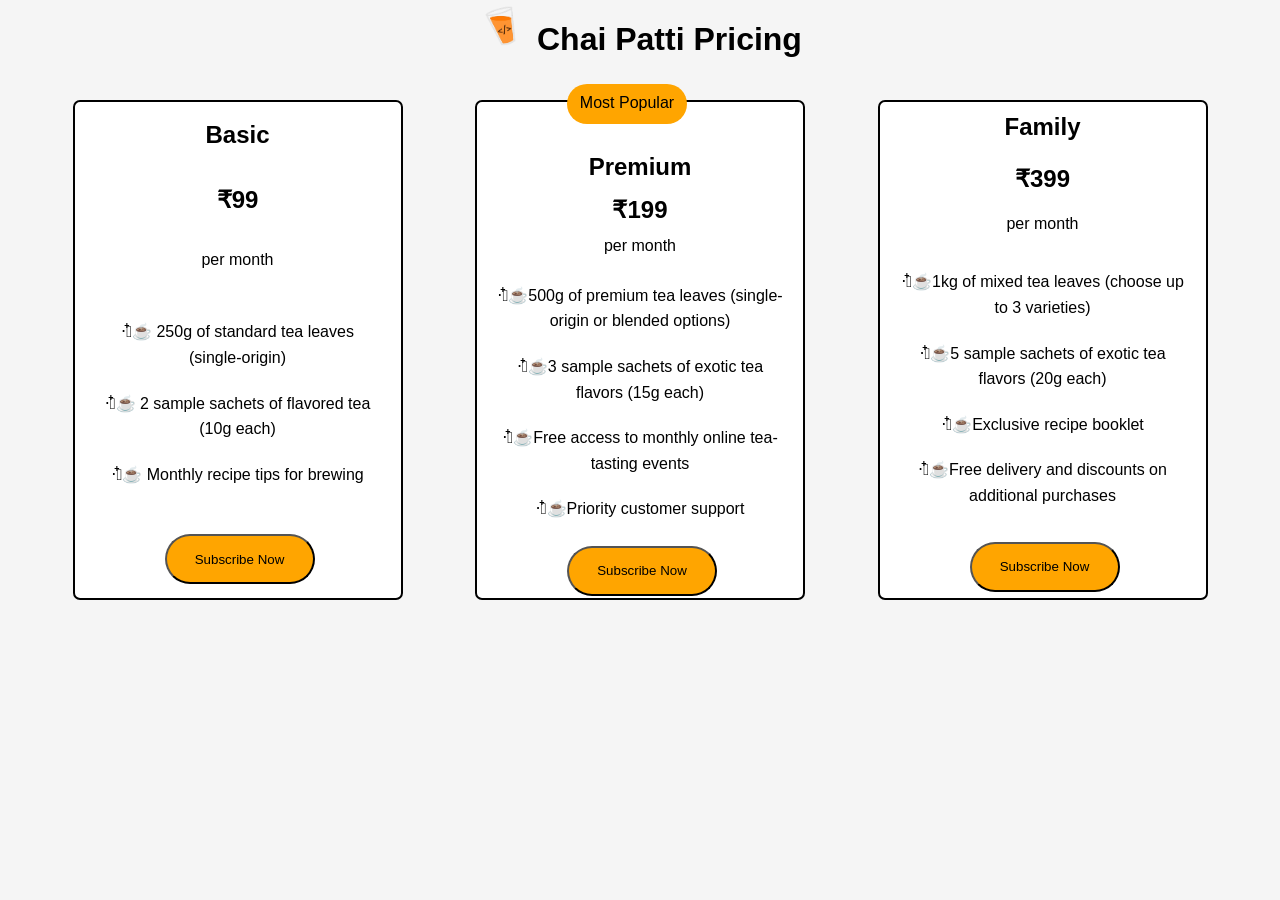
<file: CSS Challenges/pricing-table-challenge/pricing-table-1/index.html>
<!DOCTYPE html>
<html lang="en">
  <head>
    <meta charset="UTF-8" />
    <meta name="viewport" content="width=device-width, initial-scale=1.0" />
    <title>ChaiPatti - Pricing</title>
    <link rel="stylesheet" href="challenge.css" />
    <!-- <link rel="stylesheet" href="solution.css" /> -->
  </head>
  <body>
    <div class="container">
      <h1 class="pricing-heading">
        <img
          src="./assets/chaicodelogo.png"
          alt="Chai Patti Pricing Logo"
          height="50"
          width="50"
        />  
        Chai Patti Pricing
      </h1>
      <section class="pricing-container">
        <div class="pricing-card">
          <h2>Basic</h2>
          <div class="price"><h1>₹99</h1></div>
          <div class="period">per month</div>
          <ul class="features">
            <li> ‧𓍢ִ໋☕ 250g of standard tea leaves (single-origin)</li>
            <li>‧𓍢ִ໋☕ 2 sample sachets of flavored tea (10g each)</li>
            <li>‧𓍢ִ໋☕ Monthly recipe tips for brewing</li>
          </ul>
          <button class="subscribe-btn" aria-label="Subscribe to Basic Plan">
            Subscribe Now
          </button>
        </div>

        <div class="pricing-card popular">
          <div class="popular-badge">Most Popular</div>
          <h2>Premium</h2>
          <div class="price"><h1>₹199</h1></div>
          <div class="period">per month</div>
          <ul class="features">
            <li>
              ‧𓍢ִ໋☕500g of premium tea leaves (single-origin or blended options)
            </li>
            <li>‧𓍢ִ໋☕3 sample sachets of exotic tea flavors (15g each)</li>
            <li>‧𓍢ִ໋☕Free access to monthly online tea-tasting events</li>
            <li>‧𓍢ִ໋☕Priority customer support</li>
          </ul>
          <button class="subscribe-btn" aria-label="Subscribe to Premium Plan">
            Subscribe Now
          </button>
        </div>

        <div class="pricing-card">
          <h2>Family</h2>
          <div class="price"><h1>₹399</h1></div>
          <div class="period">per month</div>
          <ul class="features">
            <li>‧𓍢ִ໋☕1kg of mixed tea leaves (choose up to 3 varieties)</li>
            <li>‧𓍢ִ໋☕5 sample sachets of exotic tea flavors (20g each)</li>
            <li>‧𓍢ִ໋☕Exclusive recipe booklet</li>
            <li>‧𓍢ִ໋☕Free delivery and discounts on additional purchases</li>
          </ul>
          <button class="subscribe-btn" aria-label="Subscribe to Family Plan">
            Subscribe Now
          </button>
        </div>
      </section>
    </div>
  </body>
</html>
</file>
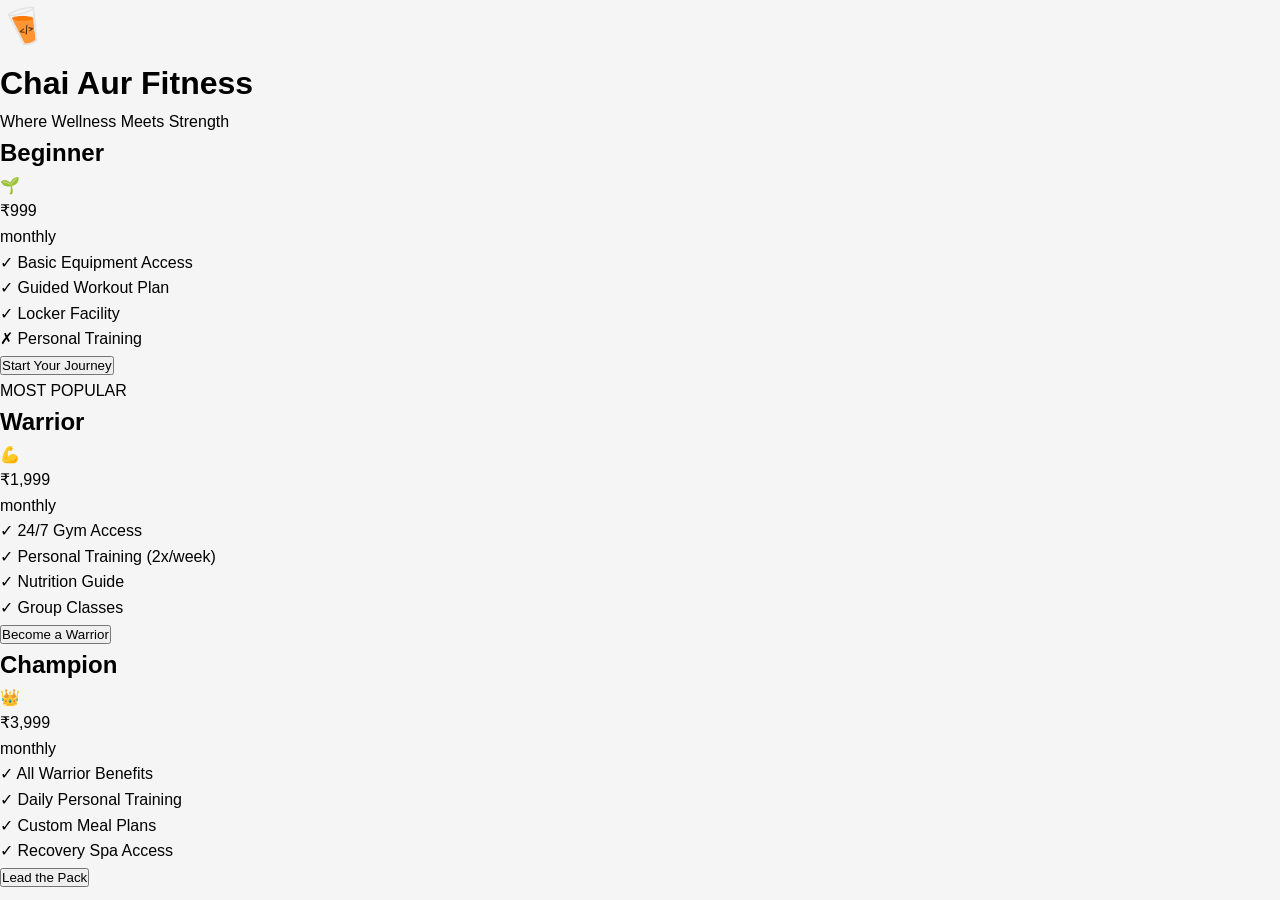
<file: CSS Challenges/pricing-table-challenge/pricing-table-2/index.html>
<!DOCTYPE html>
<html lang="en">
  <head>
    <meta charset="UTF-8" />
    <meta name="viewport" content="width=device-width, initial-scale=1.0" />
    <title>Chai Aur Fitness - Membership</title>
    <link rel="stylesheet" href="challenge.css" />
    <!-- <link rel="stylesheet" href="solution.css" /> -->
  </head>
  <body>
    <div class="container">
      <div class="header">
        <img
          src="./assets/chaicodelogo.png"
          alt="Chai Aur Fitness Pricing Logo"
          height="50"
          width="50"
        />
        <h1>Chai Aur Fitness</h1>
        <p class="subtitle">Where Wellness Meets Strength</p>
      </div>
      <div class="pricing-container">
        <div class="pricing-card beginner">
          <div class="card-header">
            <h2>Beginner</h2>
            <div class="icon">🌱</div>
          </div>
          <div class="price-block">
            <div class="price">₹999</div>
            <div class="period">monthly</div>
          </div>
          <ul class="features">
            <li>✓ Basic Equipment Access</li>
            <li>✓ Guided Workout Plan</li>
            <li>✓ Locker Facility</li>
            <li class="disabled">✗ Personal Training</li>
          </ul>
          <button class="join-btn">Start Your Journey</button>
        </div>

        <div class="pricing-card warrior popular">
          <div class="popular-tag">MOST POPULAR</div>
          <div class="card-header">
            <h2>Warrior</h2>
            <div class="icon">💪</div>
          </div>
          <div class="price-block">
            <div class="price">₹1,999</div>
            <div class="period">monthly</div>
          </div>
          <ul class="features">
            <li>✓ 24/7 Gym Access</li>
            <li>✓ Personal Training (2x/week)</li>
            <li>✓ Nutrition Guide</li>
            <li>✓ Group Classes</li>
          </ul>
          <button class="join-btn">Become a Warrior</button>
        </div>

        <div class="pricing-card champion">
          <div class="card-header">
            <h2>Champion</h2>
            <div class="icon">👑</div>
          </div>
          <div class="price-block">
            <div class="price">₹3,999</div>
            <div class="period">monthly</div>
          </div>
          <ul class="features">
            <li>✓ All Warrior Benefits</li>
            <li>✓ Daily Personal Training</li>
            <li>✓ Custom Meal Plans</li>
            <li>✓ Recovery Spa Access</li>
          </ul>
          <button class="join-btn">Lead the Pack</button>
        </div>
      </div>
    </div>
  </body>
</html>
</file>
<file: CSS Challenges/chai-aur-hero-section/styles.css>
* {
	margin: 0;
	padding: 0;
	box-sizing: border-box;
}

body {
	font-family: system-ui, -apple-system, BlinkMacSystemFont, 'Segoe UI', Roboto,
		Oxygen, Ubuntu, Cantarell, sans-serif;
	line-height: 1.6;
	color: white;
	background-color: #0a0a0a;
}

.main {
	background: linear-gradient(
		180deg,
		rgba(236, 89, 21, 0.1) 0%,
		transparent 100%
	);
	min-height: 100vh;
	padding: 2rem;
	display: flex;
	flex-direction: column;
  justify-content: center;
	align-items: center;
	gap: 2rem;
}

.heading {
	font-weight: 600;
  font-size: 60px;
}

.btns {
	display: flex;
	gap: 1rem;
}

.btns a {
  text-decoration: none;
  color: #ffbf86;
  background: rgba(231, 255, 253, 0.1);
  padding: 0.8rem 1rem;
  border-radius: 10px;
  font-size: 14px;
}
</file>
<file: CSS Challenges/chai-aur-hero-section/challenge-1/styles.css>
* {
  margin: 0;
  padding: 0;
  box-sizing: border-box;
}

body {
  font-family: -apple-system, BlinkMacSystemFont, 'Segoe UI', Roboto, Oxygen,
    Ubuntu, Cantarell, sans-serif;
  line-height: 1.6;
  color: white;
  background-color: rgb(22, 18, 46);

}

.hero {

  text-align: center;
  margin-top: 150px;

}

.announcement {}

.announcement-link {
  /*  */
  background-color: rgb(35, 27, 75);
  border-radius: 1rem;
  color: aliceblue;
  text-decoration: none;

  padding: 15px;


}

.announcement-link:hover {}

.announcement-text {
  padding: 1rem;



}

.announcement-button {
  border-radius: 30px;
  position: relative;
  top: 2px;
  padding: 0.3rem 1rem;
  color: black;
  background-color: rgb(89, 76, 163);

}

.hero-content {}

.hero-title {

  font-size: 3.5rem;

}

.hero-description {
  padding: 20px;

}

.cta-button {
  text-decoration: none;
  border-radius: 25px;
  background-color: rgb(51, 115, 224);
  color: white;
  padding: 1rem 1.5rem;
  top: 30px;
  position: relative;

}



.cta-button:hover {}

@media (max-width: 640px) {
  .hero {
    padding: 1rem;
  }

  .announcement-link {
    font-size: 0.75rem;
  }

  .hero-content {
    padding: 0 1rem;
  }
}
</file>
<file: CSS Challenges/chai-aur-hero-section/challenge-2/styles.css>
:root {
  --primary-blue: #3b82f6;
  --primary-blue-dark: #2563eb;
  --gray-800: #1f2937;
  --neutral-400: #9ca3af;
  --neutral-900: #111827;

  /* Dark mode variables */
  --bg-dark: #111827;
  --text-dark: #ffffff;
  --border-dark: #374151;
}

body {}

.hero {}

.hero-grid {
  display: flex;
  flex-direction: row;
  position: absolute;

  top: 110px;




}

.content-col h1 {
  font-size: 4.5rem;
  font-family: 'Franklin Gothic Medium', 'Arial Narrow', Arial, sans-serif;
  position: relative;
  bottom: 50px;
  left: 175px;


}

.content-col p {
  position: relative;
  bottom: 80px;
  font-family: Arial;
  font-size: 1.3rem;
  left: 180px;

}

.cta-group {
  display: flex;

  justify-content: space-evenly;
  position: relative;
  left: 165px;

}

.sr-only {}

.input-wrapper {}

input[type='text'] {
  width: 140%;
  height: 75%;
  padding: 12px 13px;
  margin: 8px 0;
  display: flex;
  border: 1px solid #e7e7e7;
  border-radius: 5px;
  box-sizing: border-box;
  position: relative;
  top: -77px;
  left: -50px;

}

.demo-button {
  display: flex;
  border-radius: 10px;
  background-color: rgb(51, 115, 224);
  color: white;
  padding: 0.8rem 1.3rem;
  top: -70px;
  position: relative;
  height: 44px;
  border: #2563eb;
  font-size: 15px;
  right: 30px;
}

.demo-button:hover {}

.brands-section {}


.trusted-by {
  font-size: medium;
  font-weight: 545;
  position: relative;
  bottom: 40px;
  left: 180px;
  font-family: 'Trebuchet MS', 'Lucida Sans Unicode', 'Lucida Grande', 'Lucida Sans', Arial, sans-serif;
}

.brand-logos {
  display: flex;
  justify-content: space-between;
  margin: 10px;
  padding: 10px;
  align-items: center;
  position: relative;
  bottom: 50px;
  left: 155px;
  gap: 50px;



}

.brand-logo {

  margin: 5px;
  height: 2em;



}

.brand-logo:last-child {
  margin: 0 0 0 -4em;
}



.image-col {

  position: relative;
  left: 145px;
}

.hero-image {

  /* position: relative;
  left: 520px;
  bottom: 270px;  */
  width: 500px;
  height: 400px;
  border-radius: 25px;
}

@media (min-width: 640px) {
  .hero {}

  .content-col h1 {}

  .cta-group {}

  .demo-button {}

  .input-wrapper {}

  input[type='text'] {}
}

@media (min-width: 768px) {
  .content-col h1 {}
}

@media (min-width: 1024px) {
  .hero {}

  .hero-grid {}

  .content-col h1 {}

  .cta-group {}

  .brands-section {}

  .image-col {}
}

@media (min-width: 1280px) {
  .hero-grid {
    gap: 3rem;
  }
}

.dark-mode-toggle {

  background-color: #2563eb;
  border-radius: 0.5rem;
  border-style: none;
  height: 35px;
  width: 120px;
  color: white;
  position: relative;
  left: 1100px;
  top: 30px;

}

.dark-mode-toggle:hover {}

body.dark {
  background-color: black;
  color: white;
}


.dark-mode-toggle {}

.dark-mode-toggle:hover {}

input[type='text'].dark {}

input[type='text']::placeholder {}
</file>
<file: CSS Challenges/pricing-table-challenge/pricing-table-1/challenge.css>
/* Challenge CSS */

* {
  margin: 0;
  padding: 0;
  box-sizing: border-box;
}

body {
  font-family: Arial, sans-serif;
  line-height: 1.6;
  background-color: #f5f5f5;
  
}

.container {
  /* Add your styles here */
  
}

h1 {
  /* Add your styles here */
}

.pricing-heading {
  /* Add your styles here */
  
 text-align: center;
 font-size:200%;
 height: 100px;
}

.pricing-container {
  /* Add your styles here */
  display: flex;
  flex-direction: row;
  justify-content: space-evenly;
  
  
}

.pricing-card {
  /* Add your styles here */
  border: 2px solid black;
  border-radius: 7px;
  height: 500px;
  width: 330px;
  text-align: center;
  background-color: white;
  display:grid;
  align-items:center;
  
}

.pricing-card:hover {
  /* Add your styles here */
  border-color: orange;
}
.pricing-card.popular:hover {
  /* Add your styles here */
  border-color: orange;
}
.pricing-card.popular {
  /* Add your styles here */
  border: 2px solid;
  text-align: center;
}

.popular-badge {
  /* Add your styles here */
position: relative;
  border-radius: 20px;
  background-color: orange;
  width: 120px;
  height: 40px;
  text-align:center;
  padding: 6px;
  top:-20px;
  left: 90px;
}

.price {
  /* Add your styles here */
}

.period {
  /* Add your styles here */
}

.features {
  /* Add your styles here */
  
}

.features li {
  /* Add your styles here */
  list-style:none;
  margin: 20px;
}

.subscribe-btn {
  /* Add your styles here */
  position: relative;
  width: 150px;
  height: 50px;
  border-radius: 50px;
  background-color: orange;
  left: 90px;
}

.subscribe-btn:hover {
  /* Add your styles here */
}
</file>
<file: CSS Challenges/pricing-table-challenge/pricing-table-2/challenge.css>
/* Challenge CSS */

* {
  margin: 0;
  padding: 0;
  box-sizing: border-box;
}

body {
  font-family: Arial, sans-serif;
  line-height: 1.6;
  background-color: #f5f5f5;
}

.container {
  /* Add your styles here */
}

.header {
  /* Add your styles here */
}

h1 {
  /* Add your styles here */
}

.subtitle {
  /* Add your styles here */
}

.pricing-container {
  /* Add your styles here */
}

.pricing-card {
  /* Add your styles here */
}

.pricing-card:hover {
  /* Add your styles here */
}

.card-header {
  /* Add your styles here */
}

.icon {
  /* Add your styles here */
}

.popular-tag {
  /* Add your styles here */
}

.price-block {
  /* Add your styles here */
}

.price {
  /* Add your styles here */
}

.period {
  /* Add your styles here */
}

.features {
  /* Add your styles here */
}

.features li {
  /* Add your styles here */
}

.features li.disabled {
  /* Add your styles here */
}

.join-btn {
  /* Add your styles here */
}

.join-btn:hover {
  /* Add your styles here */
}

/* Custom Class Modifiers */
.warrior {
  /* Add your styles here */
}

.champion {
  /* Add your styles here */
}

.champion .price {
  /* Add your styles here */
}

.champion .join-btn {
  /* Add your styles here */
}

.champion .join-btn:hover {
  /* Add your styles here */
}
</file>
